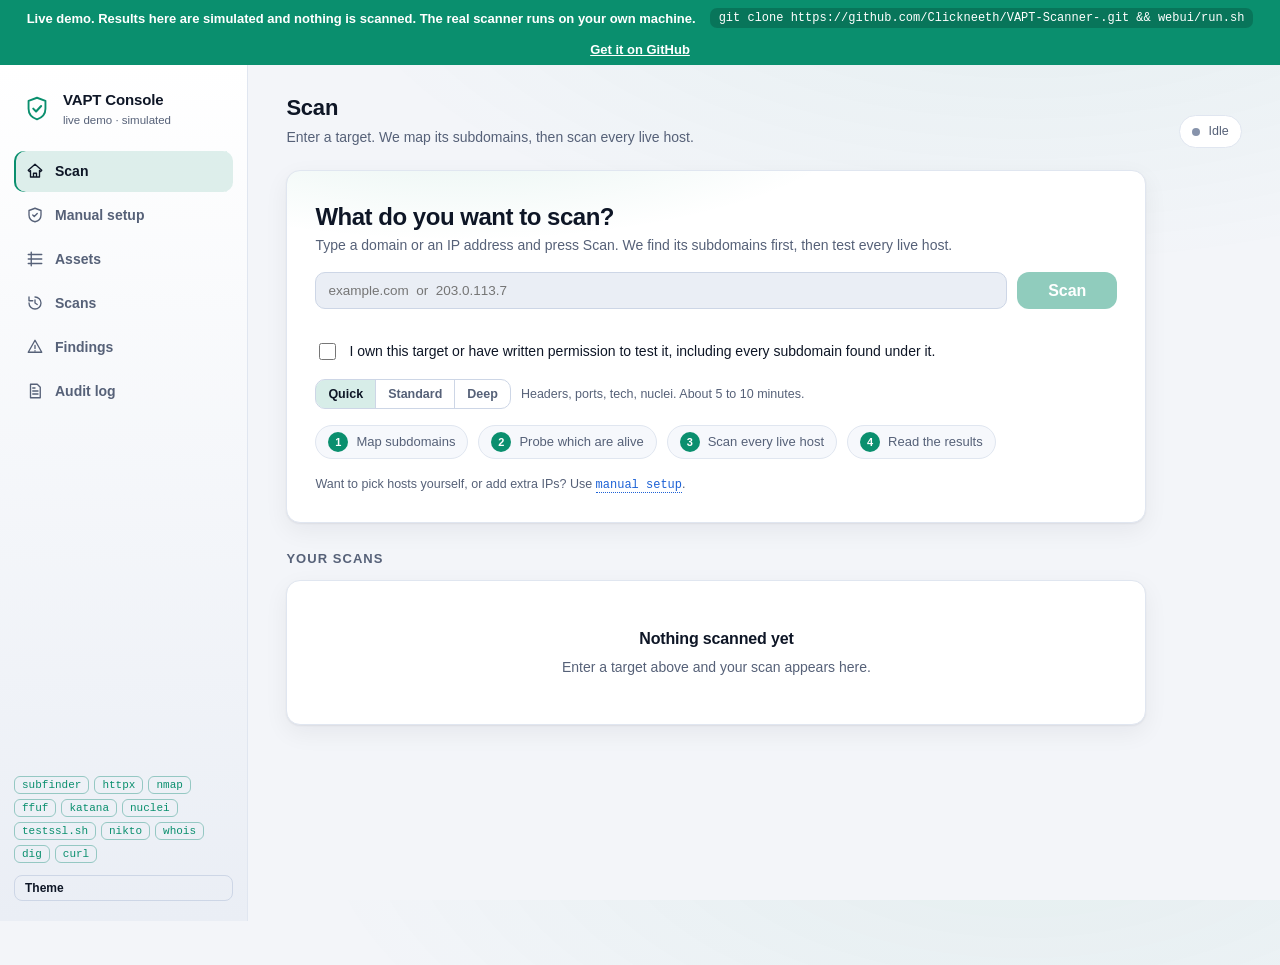
<file: docs/index.html>
<!doctype html>
<html lang="en">
<head>
<meta charset="utf-8">
<meta name="viewport" content="width=device-width, initial-scale=1">
<meta name="color-scheme" content="dark light">
<title>VAPT Console: scan a target</title>
<meta name="description" content="Enter a domain or IP. The console maps its subdomains, then scans every live host. Live demo with simulated data; the real scanner runs on your own machine.">
<link rel="icon" href="data:image/svg+xml,%3Csvg xmlns='http://www.w3.org/2000/svg' viewBox='0 0 32 32'%3E%3Crect width='32' height='32' rx='8' fill='%230b0f17'/%3E%3Cpath d='M16 6l8 3v7c0 5-3.5 8.5-8 10-4.5-1.5-8-5-8-10V9z' fill='none' stroke='%2335e0b0' stroke-width='2.2' stroke-linejoin='round'/%3E%3Cpath d='M12.5 16l2.4 2.4 4.6-4.9' fill='none' stroke='%2335e0b0' stroke-width='2.2' stroke-linecap='round' stroke-linejoin='round'/%3E%3C/svg%3E">
<link rel="stylesheet" href="app.css">
<link rel="stylesheet" href="demo.css">
</head>
<body>
<a class="skip" href="#main">Skip to content</a>
<div class="shell">
  <aside class="rail" aria-label="Primary">
    <div class="brand">
      <svg viewBox="0 0 32 32" width="30" height="30" aria-hidden="true"><path d="M16 4l9 3.4v8.2c0 5.6-3.9 9.6-9 11.4-5.1-1.8-9-5.8-9-11.4V7.4z" fill="none" stroke="currentColor" stroke-width="2" stroke-linejoin="round"/><path d="M12 15.6l3 3 5.4-5.8" fill="none" stroke="currentColor" stroke-width="2.2" stroke-linecap="round" stroke-linejoin="round"/></svg>
      <div><strong>VAPT Console</strong><span>live demo · simulated</span></div>
    </div>
    <nav id="nav" class="nav"></nav>
    <div class="rail-foot">
      <div id="tools" class="tools" aria-label="Installed tools"></div>
      <button id="theme" class="btn ghost small" type="button" aria-label="Toggle light or dark theme">Theme</button>
    </div>
  </aside>
  <main id="main" class="main" tabindex="-1">
    <header class="topbar">
      <div><h1 id="title">Scope</h1><p id="subtitle" class="muted"></p></div>
      <div class="topbar-right"><span id="live" class="live" role="status"><i></i><span>Idle</span></span></div>
    </header>
    <section id="view"></section>
  </main>
</div>
<div id="modal-root"></div>
<div id="toasts" class="toasts" role="status" aria-live="polite"></div>
<script src="demo.js"></script>
<script src="app.js" defer></script>
</body>
</html>
</file>
<file: docs/app.css>
:root{
  --bg:#0a0e16; --bg2:#0e1420; --panel:#111827; --panel2:#162033; --line:#212c42; --line2:#2c3a57;
  --text:#e8edf6; --muted:#8e9bb3; --faint:#5d6b86;
  --accent:#35e0b0; --accent-ink:#04231a; --accent2:#5aa9ff;
  --crit:#ff5470; --high:#ff8f3f; --med:#f3c443; --low:#52c7ee; --info:#8e9bb3; --ok:#35e0b0;
  --shadow:0 1px 0 rgba(255,255,255,.03) inset,0 12px 32px rgba(0,0,0,.35);
  --radius:14px; --mono:ui-monospace,"SF Mono",Menlo,Consolas,monospace;
  --sans:-apple-system,BlinkMacSystemFont,"Inter","Segoe UI",Roboto,sans-serif;
  color-scheme:dark;
}
:root[data-theme="light"]{
  --bg:#f3f5f9; --bg2:#eaeef5; --panel:#ffffff; --panel2:#f6f8fc; --line:#e0e6f0; --line2:#cdd6e6;
  --text:#0e1626; --muted:#566178; --faint:#8793ab;
  --accent:#0a8f6e; --accent-ink:#ffffff; --accent2:#1d62d6;
  --crit:#d6264a; --high:#cc5f0d; --med:#9a7300; --low:#0a7ea6; --info:#566178; --ok:#0a8f6e;
  --shadow:0 1px 2px rgba(16,24,40,.06),0 8px 24px rgba(16,24,40,.06);
  color-scheme:light;
}
@media (prefers-color-scheme:light){
  :root:not([data-theme="dark"]){
    --bg:#f3f5f9; --bg2:#eaeef5; --panel:#ffffff; --panel2:#f6f8fc; --line:#e0e6f0; --line2:#cdd6e6;
    --text:#0e1626; --muted:#566178; --faint:#8793ab; --accent:#0a8f6e; --accent-ink:#ffffff; --accent2:#1d62d6;
    --crit:#d6264a; --high:#cc5f0d; --med:#9a7300; --low:#0a7ea6; --info:#566178; --ok:#0a8f6e;
    --shadow:0 1px 2px rgba(16,24,40,.06),0 8px 24px rgba(16,24,40,.06); color-scheme:light;
  }
}
*{box-sizing:border-box}
html,body{margin:0;height:100%}
body{background:radial-gradient(1200px 600px at 80% -10%,color-mix(in srgb,var(--accent) 7%,transparent),transparent 60%),var(--bg);
  color:var(--text);font:14px/1.5 var(--sans);-webkit-font-smoothing:antialiased}
h1,h2,h3{margin:0;font-weight:650;letter-spacing:-.01em}
h1{font-size:22px} h2{font-size:16px} h3{font-size:13px;text-transform:uppercase;letter-spacing:.08em;color:var(--muted)}
p{margin:0}
code,.mono{font-family:var(--mono);font-size:12.5px}
.muted{color:var(--muted)} .faint{color:var(--faint)}
.skip{position:absolute;left:-999px;top:8px;background:var(--accent);color:var(--accent-ink);padding:8px 12px;border-radius:8px;z-index:99}
.skip:focus{left:8px}
:focus-visible{outline:2px solid var(--accent2);outline-offset:2px;border-radius:6px}

.shell{display:grid;grid-template-columns:248px 1fr;min-height:100%}
.rail{position:sticky;top:0;height:100vh;display:flex;flex-direction:column;gap:18px;padding:20px 14px;
  background:linear-gradient(180deg,var(--panel),var(--bg2));border-right:1px solid var(--line)}
.brand{display:flex;gap:11px;align-items:center;padding:4px 8px;color:var(--accent)}
.brand strong{display:block;color:var(--text);font-size:15px;letter-spacing:-.01em}
.brand span{display:block;color:var(--muted);font-size:11.5px}
.nav{display:flex;flex-direction:column;gap:3px}
.nav button{all:unset;box-sizing:border-box;display:flex;align-items:center;gap:11px;padding:10px 12px;border-radius:10px;
  color:var(--muted);cursor:pointer;font-weight:550}
.nav button:hover{background:var(--panel2);color:var(--text)}
.nav button[aria-current="page"]{background:color-mix(in srgb,var(--accent) 13%,transparent);color:var(--text);
  box-shadow:inset 2px 0 0 var(--accent)}
.nav button:focus-visible{outline:2px solid var(--accent2)}
.nav .n{margin-left:auto;font:600 11px var(--mono);background:var(--panel2);border:1px solid var(--line);
  border-radius:99px;padding:1px 8px;color:var(--muted)}
.nav svg{width:18px;height:18px;flex:none}
.rail-foot{margin-top:auto;display:flex;flex-direction:column;gap:12px}
.tools{display:flex;flex-wrap:wrap;gap:5px}
.tool{font:11px var(--mono);padding:2px 7px;border-radius:6px;border:1px solid var(--line);color:var(--muted)}
.tool.ok{color:var(--ok);border-color:color-mix(in srgb,var(--ok) 35%,var(--line))}
.tool.missing{color:var(--crit);border-color:color-mix(in srgb,var(--crit) 40%,var(--line));text-decoration:line-through}

.main{padding:26px clamp(16px,3vw,40px) 120px;min-width:0;outline:none}
.topbar{display:flex;justify-content:space-between;align-items:flex-end;gap:16px;margin-bottom:22px}
.topbar p{margin-top:3px}
.live{display:inline-flex;align-items:center;gap:8px;font-size:12.5px;color:var(--muted);padding:6px 12px;
  border:1px solid var(--line);border-radius:99px;background:var(--panel)}
.live i{width:8px;height:8px;border-radius:50%;background:var(--faint)}
.live.on i{background:var(--accent);box-shadow:0 0 0 0 color-mix(in srgb,var(--accent) 60%,transparent);animation:pulse 1.6s infinite}
@keyframes pulse{70%{box-shadow:0 0 0 9px transparent}100%{box-shadow:0 0 0 0 transparent}}

.card{background:var(--panel);border:1px solid var(--line);border-radius:var(--radius);box-shadow:var(--shadow)}
.pad{padding:20px}
.grid{display:grid;gap:16px}
.row{display:flex;gap:10px;align-items:center;flex-wrap:wrap}
.spread{justify-content:space-between}
.stack{display:flex;flex-direction:column;gap:12px}

/* buttons & fields */
.btn{appearance:none;border:1px solid var(--line2);background:var(--panel2);color:var(--text);font:600 13px var(--sans);
  padding:9px 14px;border-radius:10px;cursor:pointer;display:inline-flex;gap:8px;align-items:center;transition:.15s}
.btn:hover{border-color:var(--accent2);transform:translateY(-1px)}
.btn:active{transform:none}
a.btn{text-decoration:none}
.btn.primary{background:var(--accent);color:var(--accent-ink);border-color:transparent}
.btn.primary:hover{filter:brightness(1.07)}
.btn.danger{color:var(--crit);border-color:color-mix(in srgb,var(--crit) 40%,var(--line))}
.btn.ghost{background:transparent}
.btn.small{padding:5px 10px;font-size:12px;border-radius:8px}
.btn[disabled]{opacity:.45;cursor:not-allowed;transform:none;filter:none}
input[type=text],input[type=search],select,textarea{width:100%;background:var(--bg2);color:var(--text);
  border:1px solid var(--line2);border-radius:10px;padding:10px 12px;font:13.5px var(--sans)}
textarea{font-family:var(--mono);font-size:13px;resize:vertical}
input:focus,textarea:focus,select:focus{outline:2px solid var(--accent2);outline-offset:0;border-color:transparent}
label.check{display:flex;gap:10px;align-items:flex-start;cursor:pointer}
input[type=checkbox]{width:17px;height:17px;accent-color:var(--accent);margin-top:2px;flex:none}
.field label.l{display:block;font-weight:600;margin-bottom:6px}
.hint{color:var(--muted);font-size:12.5px}

/* dropzone */
.drop{position:relative;border:1.5px dashed var(--line2);border-radius:var(--radius);padding:6px;
  background:linear-gradient(180deg,color-mix(in srgb,var(--accent) 4%,transparent),transparent);transition:.15s}
.drop.over{border-color:var(--accent);background:color-mix(in srgb,var(--accent) 10%,transparent)}
.drop textarea{border:0;background:transparent;min-height:130px}
.drop textarea:focus{outline:none}
.drop-foot{display:flex;justify-content:space-between;gap:10px;padding:4px 10px 8px;color:var(--muted);font-size:12px;flex-wrap:wrap}
.chips{display:flex;flex-wrap:wrap;gap:6px}
.chip{font:12px var(--mono);padding:3px 9px;border-radius:99px;border:1px solid var(--line2);background:var(--panel2);
  display:inline-flex;gap:6px;align-items:center}
.chip.domain{border-color:color-mix(in srgb,var(--accent2) 45%,var(--line))}
.chip.ip{border-color:color-mix(in srgb,var(--accent) 45%,var(--line))}
.chip.bad{border-color:color-mix(in srgb,var(--crit) 55%,var(--line));color:var(--crit)}
.chip small{color:var(--muted);font:600 10px var(--sans);text-transform:uppercase;letter-spacing:.06em}
.auth{border:1px solid color-mix(in srgb,var(--med) 35%,var(--line));background:color-mix(in srgb,var(--med) 6%,var(--panel));
  border-radius:12px;padding:16px}
.auth h3{color:var(--med);margin-bottom:8px}

/* pills / badges */
.pill{display:inline-flex;align-items:center;gap:6px;font:600 11.5px var(--sans);padding:2px 9px;border-radius:99px;
  background:var(--panel2);border:1px solid var(--line);color:var(--muted);white-space:nowrap}
.pill i{width:7px;height:7px;border-radius:50%;background:currentColor}
.pill.ok,.pill.done,.pill.ready{color:var(--ok)} .pill.running,.pill.discovering{color:var(--accent2)}
.pill.queued{color:var(--med)} .pill.failed,.pill.revoked,.pill.timeout{color:var(--crit)} .pill.cancelled{color:var(--faint)}
.pill.running i,.pill.discovering i{animation:blink 1s infinite}
@keyframes blink{50%{opacity:.25}}
.sev{white-space:nowrap;font:700 10.5px var(--sans);letter-spacing:.06em;padding:2px 8px;border-radius:6px;color:#fff}
.sev.CRITICAL{background:var(--crit)} .sev.HIGH{background:var(--high)} .sev.MEDIUM{background:var(--med);color:#1d1600}
.sev.LOW{background:var(--low);color:#00202c} .sev.INFO{background:var(--info)}
.kind{font:600 10.5px var(--sans);text-transform:uppercase;letter-spacing:.07em;color:var(--muted);border:1px solid var(--line);
  padding:1px 7px;border-radius:6px}
.new{font:700 10px var(--sans);color:var(--accent-ink);background:var(--accent);padding:1px 6px;border-radius:5px;margin-left:6px}
.risk{display:inline-flex;align-items:center;gap:8px;min-width:104px}
.risk b{font:700 12px var(--mono)}
.bar{flex:1;height:6px;background:var(--panel2);border-radius:9px;overflow:hidden;min-width:48px;border:1px solid var(--line)}
.bar>span{display:block;height:100%;background:var(--accent);border-radius:9px;transition:width .5s}
.bar.clean>span{background:var(--ok)} .bar.low>span{background:var(--low)} .bar.medium>span{background:var(--med)}
.bar.high>span{background:var(--high)} .bar.critical>span{background:var(--crit)}
.bar.indeterminate>span{width:40%;animation:slide 1.2s infinite ease-in-out}
@keyframes slide{0%{margin-left:-40%}100%{margin-left:100%}}

/* tables */
.tablewrap{overflow:auto;border-radius:var(--radius)}
table{width:100%;border-collapse:collapse}
th{position:sticky;top:0;text-align:left;font:600 11px var(--sans);text-transform:uppercase;letter-spacing:.08em;color:var(--muted);
  padding:11px 14px;background:var(--panel);border-bottom:1px solid var(--line);white-space:nowrap}
td{padding:11px 14px;border-bottom:1px solid var(--line);vertical-align:middle}
tbody tr:hover{background:color-mix(in srgb,var(--accent2) 5%,transparent)}
tbody tr.sel{background:color-mix(in srgb,var(--accent) 9%,transparent)}
tbody tr.dim{opacity:.5}
td.host{font-family:var(--mono);font-size:13px;word-break:break-all}
td .sub{display:block;color:var(--muted);font:12px var(--sans);max-width:340px;overflow:hidden;text-overflow:ellipsis;white-space:nowrap}
.tech{display:flex;gap:4px;flex-wrap:wrap;margin-top:3px}
.tech span{font:11px var(--mono);color:var(--muted);background:var(--panel2);border:1px solid var(--line);padding:0 6px;border-radius:5px}
.iplink{all:unset;cursor:pointer;color:var(--accent2);font:12px var(--mono);border-bottom:1px dotted var(--accent2)}
.iplink:focus-visible{outline:2px solid var(--accent2)}
.code{font:600 12px var(--mono);padding:1px 7px;border-radius:6px;border:1px solid var(--line)}
.code.s2{color:var(--ok)} .code.s3{color:var(--accent2)} .code.s4{color:var(--med)} .code.s5{color:var(--crit)}

.toolbar{display:flex;gap:10px;flex-wrap:wrap;align-items:center;padding:14px;border-bottom:1px solid var(--line)}
.toolbar input[type=search],.toolbar select{width:auto}
.toolbar .search{flex:1 1 260px;min-width:200px}
.toolbar select{flex:0 1 220px;min-width:150px}
td .row{flex-wrap:nowrap}
td:last-child{white-space:nowrap}
td:nth-child(5){min-width:230px}
td:nth-child(5) .row{flex-wrap:wrap;gap:6px}
.seg{display:inline-flex;border:1px solid var(--line2);border-radius:10px;overflow:hidden}
.seg button{all:unset;box-sizing:border-box;padding:7px 12px;font:600 12.5px var(--sans);cursor:pointer;color:var(--muted)}
.seg button+button{border-left:1px solid var(--line2)}
.seg button[aria-pressed="true"]{background:color-mix(in srgb,var(--accent) 16%,transparent);color:var(--text)}
.seg button:focus-visible{outline:2px solid var(--accent2);outline-offset:-2px}

.actionbar{position:fixed;left:calc(248px + clamp(16px,3vw,40px));right:clamp(16px,3vw,40px);bottom:18px;z-index:30;
  display:flex;gap:14px;align-items:center;flex-wrap:wrap;padding:12px 16px;border-radius:14px;
  background:color-mix(in srgb,var(--panel) 92%,transparent);backdrop-filter:blur(14px);border:1px solid var(--line2);
  box-shadow:0 20px 50px rgba(0,0,0,.45);transform:translateY(140%);transition:transform .25s}
.actionbar.show{transform:none}

/* targets */
.targets{display:grid;grid-template-columns:repeat(auto-fill,minmax(340px,1fr));gap:14px}
.tcard{padding:16px;display:flex;flex-direction:column;gap:12px}
.tcard .val{font:650 16px var(--mono);word-break:break-all}
.stats{display:flex;gap:18px}
.stat b{display:block;font:700 19px var(--mono)} .stat span{font-size:11.5px;color:var(--muted)}
.warn{color:var(--med);font-size:12.5px}
.err{color:var(--crit);font-size:12.5px}
.empty{padding:46px 20px;text-align:center;color:var(--muted)}
.empty h2{color:var(--text);margin-bottom:6px}

/* scans */
.split{display:grid;grid-template-columns:minmax(320px,.9fr) 1.4fr;gap:16px;align-items:start}
.scanrow{display:grid;grid-template-columns:1fr auto;gap:6px 12px;padding:13px 16px;border-bottom:1px solid var(--line);cursor:pointer}
.scanrow:hover,.scanrow[aria-selected="true"]{background:color-mix(in srgb,var(--accent2) 7%,transparent)}
.scanrow .h{font:600 13px var(--mono);word-break:break-all}
.scanrow .m{grid-column:1/-1;display:flex;gap:10px;align-items:center;color:var(--muted);font-size:12px}
.scanrow .m .bar{max-width:180px}
.terminal{background:#05080d;color:#c8d3e6;border:1px solid var(--line);border-radius:12px;font:12px/1.55 var(--mono);
  padding:14px;height:380px;overflow:auto;white-space:pre-wrap;word-break:break-word}
.tabs{display:flex;gap:4px;border-bottom:1px solid var(--line);padding:0 12px}
.tabs button{all:unset;padding:11px 12px;cursor:pointer;color:var(--muted);font-weight:600;border-bottom:2px solid transparent}
.tabs button[aria-selected="true"]{color:var(--text);border-color:var(--accent)}
.tabs button:focus-visible{outline:2px solid var(--accent2)}

/* findings */
.sevcards{display:grid;grid-template-columns:repeat(5,1fr);gap:12px;margin-bottom:16px}
.sevcard{all:unset;box-sizing:border-box;display:block;padding:14px 16px;cursor:pointer;text-align:left;
  background:var(--panel);border:1px solid var(--line);border-left:3px solid var(--c);border-radius:12px}
.sevcard:hover{border-color:var(--c)} .sevcard[aria-pressed="true"]{background:color-mix(in srgb,var(--c) 10%,var(--panel))}
.sevcard b{display:block;font:700 26px var(--mono);color:var(--c)} .sevcard span{color:var(--muted);font-size:12px}
.sevcard:focus-visible{outline:2px solid var(--accent2)}
.find-title{font-weight:600}
.find-detail{color:var(--muted);font:12px var(--mono);word-break:break-word;margin-top:2px;max-width:640px}

/* modal / toast */
.scrim{position:fixed;inset:0;background:rgba(3,6,12,.66);backdrop-filter:blur(3px);display:grid;place-items:center;z-index:60;padding:16px}
.modal{width:min(560px,100%);max-height:92vh;overflow:auto;padding:22px;display:flex;flex-direction:column;gap:14px}
.toasts{position:fixed;right:18px;top:18px;display:flex;flex-direction:column;gap:8px;z-index:80;max-width:min(420px,90vw)}
.toast{padding:12px 14px;border-radius:12px;background:var(--panel);border:1px solid var(--line2);box-shadow:var(--shadow);
  border-left:3px solid var(--accent2);animation:in .2s}
.toast.err{border-left-color:var(--crit)} .toast.ok{border-left-color:var(--ok)}
@keyframes in{from{opacity:0;transform:translateY(-6px)}}
.kv{display:grid;grid-template-columns:auto 1fr;gap:6px 14px;font-size:13px}
.kv dt{color:var(--muted)} .kv dd{margin:0;word-break:break-word}

@media (max-width:980px){
  .shell{grid-template-columns:1fr}
  .rail{position:static;height:auto;flex-direction:row;flex-wrap:wrap;align-items:center;padding:12px}
  .nav{flex-direction:row;flex-wrap:wrap}.rail-foot{margin:0 0 0 auto;flex-direction:row;align-items:center}
  .tools{display:none}
  .actionbar{left:12px;right:12px}
  .split{grid-template-columns:1fr}
  .sevcards{grid-template-columns:repeat(2,1fr)}
}
@media (prefers-reduced-motion:reduce){*{animation:none!important;transition:none!important}}

/* home / quick scan */
.hero{max-width:860px;padding:28px;display:flex;flex-direction:column;gap:16px;margin-bottom:26px;
  background:radial-gradient(600px 200px at 20% -20%,color-mix(in srgb,var(--accent) 12%,transparent),transparent 70%),var(--panel)}
.hero h2{font-size:24px;letter-spacing:-.02em}
.hero-row{display:flex;gap:10px}
.bigin{flex:1;font:500 18px var(--mono);padding:16px 18px;border-radius:12px}
.btn.big{padding:0 30px;font-size:16px;border-radius:12px}
.steps{display:flex;gap:10px;flex-wrap:wrap;list-style:none;margin:0;padding:0}
.steps li{display:flex;gap:8px;align-items:center;color:var(--muted);font-size:13px;padding:6px 12px;border:1px solid var(--line);border-radius:99px;background:var(--panel2)}
.steps b{display:grid;place-items:center;width:20px;height:20px;border-radius:50%;background:var(--accent);color:var(--accent-ink);font-size:11px}
.jobs{display:flex;flex-direction:column;gap:14px;max-width:860px;margin-top:12px}
.job{padding:18px;display:flex;flex-direction:column;gap:10px}
.job .val{font:650 17px var(--mono);word-break:break-all}
.job .bar{height:9px}
@media (max-width:600px){.hero-row{flex-direction:column}.btn.big{padding:14px}}
</file>
<file: docs/demo.css>
.demo-banner{position:sticky;top:0;z-index:70;display:flex;gap:14px;align-items:center;flex-wrap:wrap;justify-content:center;
  min-height:44px;padding:8px 16px;background:var(--accent);color:var(--accent-ink);font:600 13px var(--sans)}
.demo-banner code{background:rgba(0,0,0,.18);padding:3px 9px;border-radius:7px;font-size:12px;font-weight:500}
.demo-banner a{color:inherit;text-decoration:underline}
.rail{top:44px;height:calc(100vh - 44px)}
@media (max-width:980px){.rail{top:auto;height:auto}.demo-banner code{display:none}}
</file>
